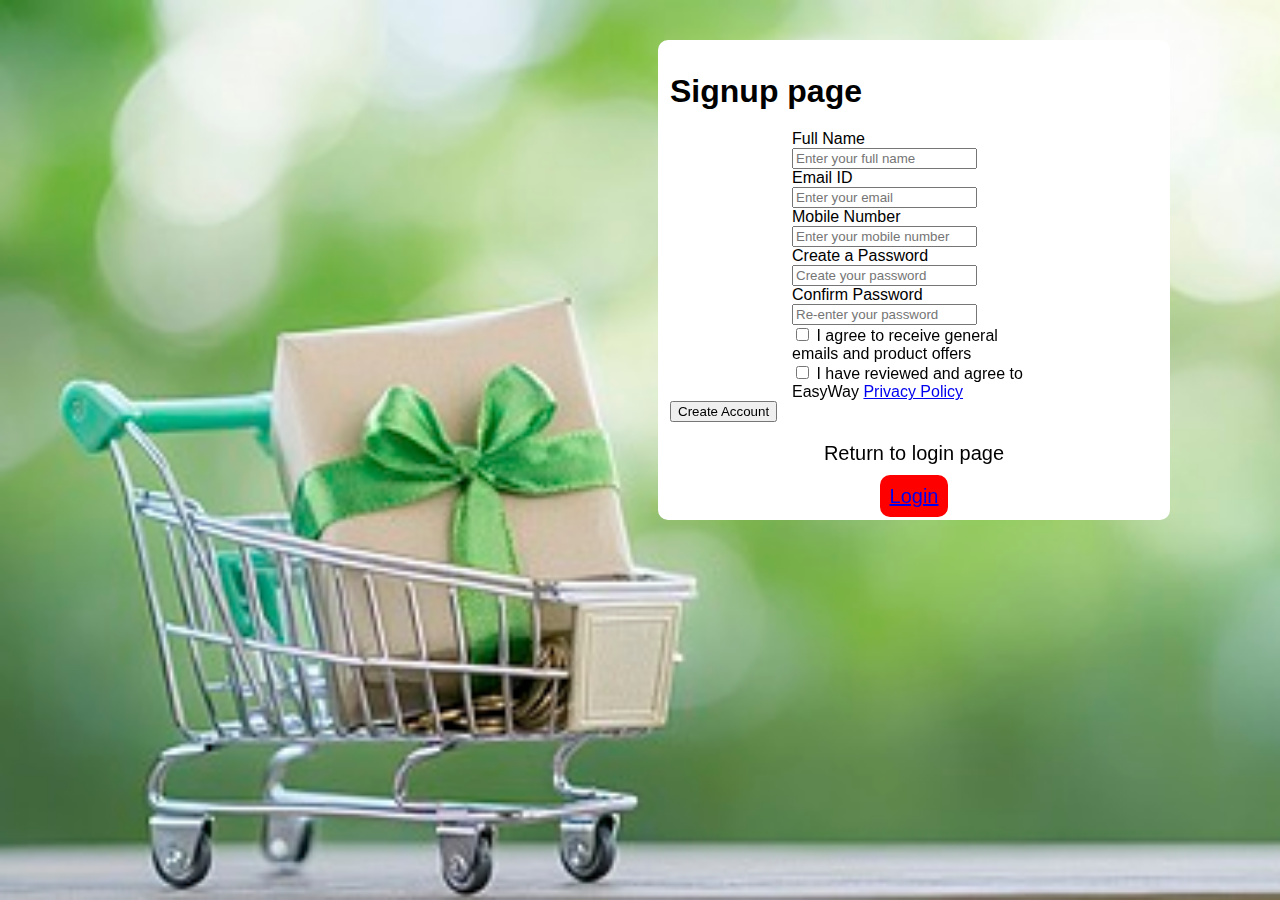
<file: signuppage.html>
<!DOCTYPE html>
<html lang="en">
<head>
    <meta charset="UTF-8">
    <meta name="viewport" content="width=device-width, initial-scale=1.0">
    <title>Document</title>
    <link href="https://cdn.jsdelivr.net/npm/bootstrap@5.0.2/dist/css/bootstrap.min.css" rel="stylesheet" integrity="sha384-EVSTQN3/azprG1Anm3QDgpJLIm9Nao0Yz1ztcQTwFspd3yD65VohhpuuCOmLASjC" crossorigin="anonymous">
    <link rel="stylesheet" href="https://cdn.jsdelivr.net/npm/bootstrap-icons@1.11.1/font/bootstrap-icons.css">
    <style>
        body{
            margin: 0;
            min-height: 100vh;
            background: linear-gradient(to bottom right, #56ab2f, #a8e063, #f5af19);
            font-family: "Segoe UI", Arial, sans-serif;
            background-image: url(assets/bgimages/signuppagebgimage.jpg);
            background-repeat: no-repeat;
            background-size:cover;
         }
        
        .formcontent{
            position: fixed;
            right: 100px;
            width: 40%;
            padding: 10px;
            overflow-y: auto;
            max-height: 100vh;
        }
        .form-content h1{
            font-weight: bolder;
            margin-bottom: 20px;
        }
        .form-content h2{
            font-weight: bold;
            margin-bottom: 30px;
        }
        @media (max-width:800px){
            .formcontent{
                margin : 30px 60px;
                padding:10px;
                overflow-y: scroll;
                width:70%;
            }
        }
         @media (max-width:500px){
            .formcontent{
                margin : 10px 10px;
                padding:10px;
                overflow-y: scroll;
                width:70%;
            }
        }
        .form-content{
            margin-top: 30px;
            border: 2px solid white;
            background-color: white;
            border-radius: 10px;
            padding: 10px;
        }
        .mb-3{
            width: 50%;
            margin: auto;
        }
        .mt-3{
            font-size: 20px;
            text-align: center;
        }
        .mt-3 a{
            background-color: red;
            padding: 10px;
            border-radius: 10px;

        }
        
        
    </style>
</head>
<body>

<!--signup page form section--> 
<section>
<div class="formcontent">
     
    <form action="/signup/" method="POST" class=" form-content" onsubmit="return submission(event)">
          <h1 class="text-center m-3">Signup page</h1>
    <div class="mb-3">
        <label for="name" class="form-label">Full Name</label>
        <input type="text" name="name" id="input1" placeholder="Enter your full name" class="form-control" required>
        <span id="msg1" class="text-danger small"></span>
    </div> 

    <div class="mb-3">
        <label for="email" class="form-label">Email ID</label>
        <input type="email" name="email" id="input2" placeholder="Enter your email" class="form-control" required>
        <span id="msg2" class="text-danger small"></span>
    </div>

    <div class="mb-3">
        <label for="mobile" class="form-label">Mobile Number</label>
        <input type="text" name="mobile" id="input3" placeholder="Enter your mobile number" class="form-control" required>
        <span id="msg3" class="text-danger small"></span>
    </div>

    <div class="mb-3">
        <label for="password" class="form-label">Create a Password</label>
        <input type="password" name="password" id="input4" placeholder="Create your password" class="form-control" required>
        <span id="msg4" class="text-danger small"></span>
    </div>

    <div class="mb-3">
        <label for="confirm_password" class="form-label">Confirm Password</label>
        <input type="password" name="confirm_password" id="input5" placeholder="Re-enter your password" class="form-control" required>
        <span id="msg5" class="text-danger small"></span>
    </div>

    <div class="mb-3">
        <input type="checkbox" id="checkbox1">
        <span>I agree to receive general emails and product offers</span><br>

        <input type="checkbox" name="terms" id="checkbox2">
        <span>I have reviewed and agree to EasyWay <a href="#">Privacy Policy</a></span>
        <span id="msg6" class="text-danger small"></span>
    </div>

    <div>
        <button type="submit" class="btn btn-success d-flex mx-auto">Create Account</button>
    </div>
     <div class="mt-3">
        <p class="larger">Return to login page </p>
        <a href="index.html#customermodal" class="text-dark text-decoration-none text-center">Login</a>
    </div>
    </form>

   
</div>
</section>  
<script>
    function submission(event) {
    let valid = true;

    // Validation references
    let name = document.getElementById('input1');
    let email = document.getElementById('input2');
    let mobile = document.getElementById('input3');
    let password = document.getElementById('input4');
    let checkbox = document.getElementById('checkbox2');

    let msg1 = document.getElementById('msg1');
    let msg2 = document.getElementById('msg2');
    let msg3 = document.getElementById('msg3');
    let msg4 = document.getElementById('msg4');
    let msg6 = document.getElementById('msg6');

    // Name
    if (name.value.trim().length < 3) {
        msg1.textContent = 'Enter a valid name';
        valid = false;
    } else {
        msg1.textContent = '';
    }

    // Email
    if (!email.value.includes('@gmail.com')) {
        msg2.textContent = 'Email must be a @gmail.com address';
        valid = false;
    } else {
        msg2.textContent = '';
    }

    // Mobile
    if (mobile.value.length !== 10 || !['7', '8', '9'].includes(mobile.value[0])) {
        msg3.textContent = 'Mobile number must start with 7, 8, or 9 and be 10 digits';
        valid = false;
    } else {
        msg3.textContent = '';
    }

    // Password
    const pwd = password.value;
    const pwdRegex = /^(?=.*[a-z])(?=.*[A-Z])(?=.*\W).{8,}$/;
    if (!pwdRegex.test(pwd)) {
        msg4.textContent = 'Password must be 8+ chars, with upper, lower, and special char';
        valid = false;
    } else {
        msg4.textContent = '';
    }

    

    // Checkbox
    if (!checkbox.checked) {
        msg6.textContent = 'You must accept the terms and conditions';
        valid = false;
    } else {
        msg6.textContent = '';
    }

    if (!valid) {
        event.preventDefault(); // Stop submission if there are errors
        alert('Please fix errors before submitting');
        return false;
    }

    return true; // Allow submission
}

</script>
</body>

</html>
</file>
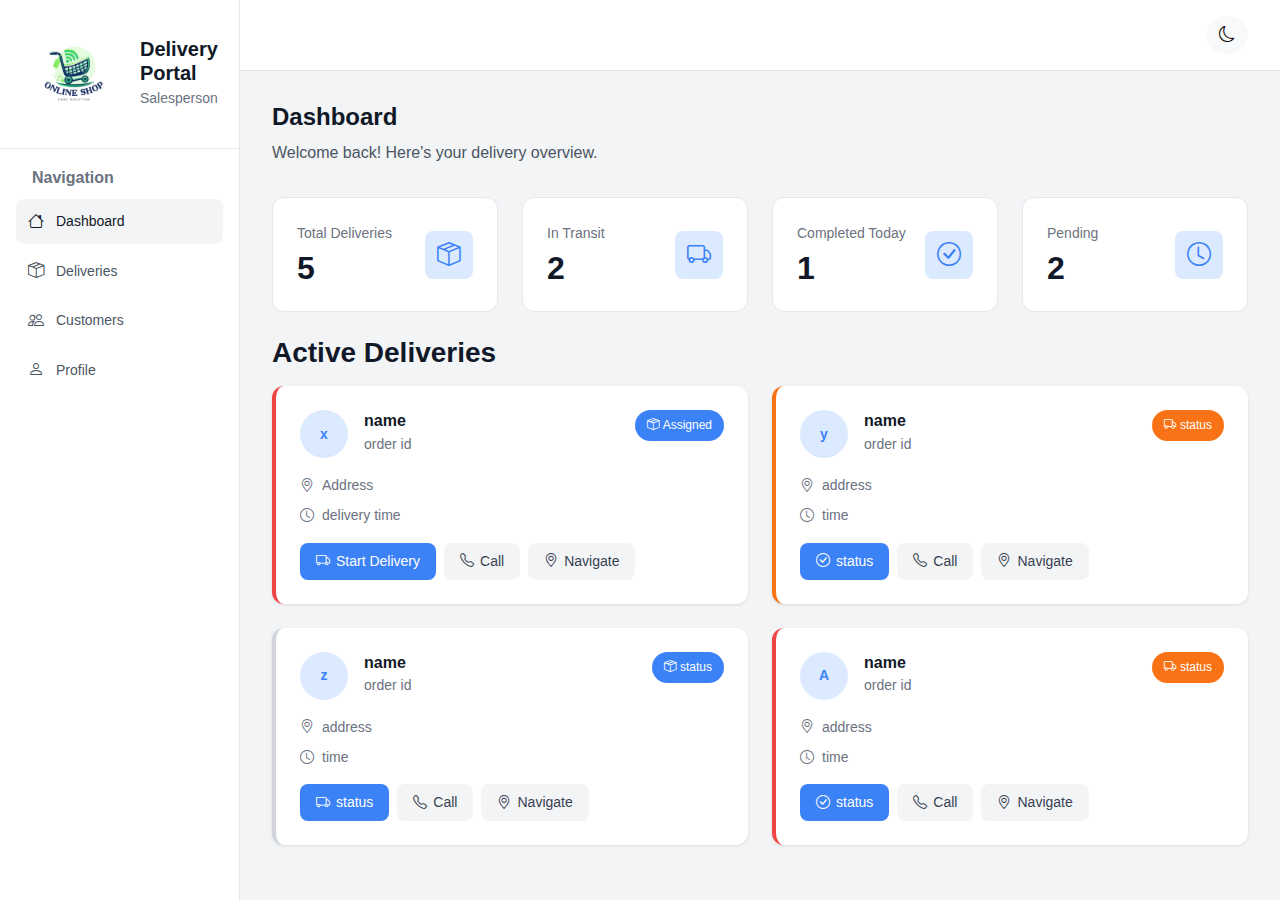
<file: salesperson/sales.html>
<!DOCTYPE html>
<html lang="en">
<head>
    <meta charset="UTF-8">
    <meta name="viewport" content="width=device-width, initial-scale=1.0">
    <title>Delivery Portal</title>
    <!-- Bootstrap CSS -->
    <link href="https://cdn.jsdelivr.net/npm/bootstrap@5.3.0/dist/css/bootstrap.min.css" rel="stylesheet">
    <!-- Bootstrap Icons -->
    <link rel="stylesheet" href="https://cdn.jsdelivr.net/npm/bootstrap-icons@1.11.0/font/bootstrap-icons.css">
    
    <link rel="stylesheet" href="../css/sales.css">
</head>
<body>
    <!-- Sidebar -->
    <div class="sidebar">
        <div class="sidebar-brand">
            <div class="d-flex align-items-center gap-3">
                <div class="brand-icon">
                    <img src="../assets/images/navbar2image.png" alt="logo" width="100px" height="100px">
                </div>
                <div>
                    <h5 class="mb-0 fw-bold">Delivery Portal</h5>
                    <small class="text-muted">Salesperson</small>
                </div>
            </div>
        </div>
        
        <nav class="sidebar-nav">
            <p class="text-muted large px-3 mb-2 fw-semibold">Navigation</p>
            <a href="#dashboard-tab" class="nav-link-custom active" onclick="showTab('dashboard-tab')">
                <i class="bi bi-house"></i>
                <span>Dashboard</span>
            </a>
            <a href="#deliveries-tab" class="nav-link-custom" onclick="showTab('deliveries-tab')">
                <i class="bi bi-box-seam"></i>
                <span>Deliveries</span>
            </a>
            <a href="#customers-tab" class="nav-link-custom" onclick="showTab('customers-tab')">
                <i class="bi bi-people"></i>
                <span>Customers</span>
            </a>
            <a href="#profile-tab" class="nav-link-custom" onclick="showTab('profile-tab')">
                <i class="bi bi-person"></i>
                <span>Profile</span>
            </a>
        </nav>
    </div>
    
    <!-- Main Content -->
    <div class="main-content">
        <!-- Top Header -->
        <div class="top-header">
            <button class="btn btn-light rounded-circle">
                <i class="bi bi-moon"></i>
            </button>
        </div>
        
        <!-- Content Area -->
        <div class="content-area">
            <!-- Dashboard Tab -->
            <div id="dashboard-tab" class="tab-content">
                <h1 class="section-title">Dashboard</h1>
                <p class="section-subtitle">Welcome back! Here's your delivery overview.</p>
                
                <div class="row g-4 mb-4">
                    <div class="col-md-6 col-lg-3">
                        <div class="stat-card">
                            <div class="d-flex justify-content-between align-items-center">
                                <div>
                                    <p class="text-muted small mb-1">Total Deliveries</p>
                                    <h2 class="mb-0 fw-bold">5</h2>
                                </div>
                                <div class="stat-icon">
                                    <i class="bi bi-box-seam fs-4"></i>
                                </div>
                            </div>
                        </div>
                    </div>
                    <div class="col-md-6 col-lg-3">
                        <div class="stat-card">
                            <div class="d-flex justify-content-between align-items-center">
                                <div>
                                    <p class="text-muted small mb-1">In Transit</p>
                                    <h2 class="mb-0 fw-bold">2</h2>
                                </div>
                                <div class="stat-icon">
                                    <i class="bi bi-truck fs-4"></i>
                                </div>
                            </div>
                        </div>
                    </div>
                    <div class="col-md-6 col-lg-3">
                        <div class="stat-card">
                            <div class="d-flex justify-content-between align-items-center">
                                <div>
                                    <p class="text-muted small mb-1">Completed Today</p>
                                    <h2 class="mb-0 fw-bold">1</h2>
                                </div>
                                <div class="stat-icon">
                                    <i class="bi bi-check-circle fs-4"></i>
                                </div>
                            </div>
                        </div>
                    </div>
                    <div class="col-md-6 col-lg-3">
                        <div class="stat-card">
                            <div class="d-flex justify-content-between align-items-center">
                                <div>
                                    <p class="text-muted small mb-1">Pending</p>
                                    <h2 class="mb-0 fw-bold">2</h2>
                                </div>
                                <div class="stat-icon">
                                    <i class="bi bi-clock fs-4"></i>
                                </div>
                            </div>
                        </div>
                    </div>
                </div>
            <!--section for action deliveries-->    
                <h3 class="fw-bold mb-3">Active Deliveries</h3>
                <div class="row g-4">
                    <div class="col-lg-6">
                        <div class="delivery-card border-left-red">
                            <div class="d-flex justify-content-between align-items-start mb-3">
                                <div class="d-flex align-items-center gap-3">
                                    <div class="avatar">x</div>
                                    <div>
                                        <h6 class="mb-0 fw-semibold">name</h6>
                                        <small class="text-muted">order id</small>
                                    </div>
                                </div>
                                <span class="status-badge status-assigned">
                                    <i class="bi bi-box-seam"></i>
                                    Assigned
                                </span>
                            </div>
                            <div class="mb-3">
                                <div class="d-flex align-items-center gap-2 text-muted small mb-2">
                                    <i class="bi bi-geo-alt"></i>
                                    <span>Address</span>
                                </div>
                                <div class="d-flex align-items-center gap-2 text-muted small">
                                    <i class="bi bi-clock"></i>
                                    <span>delivery time</span>
                                </div>
                            </div>
                            <div class="d-flex gap-2 flex-wrap">
                                <button class="btn btn-primary-custom">
                                    <i class="bi bi-truck"></i> Start Delivery
                                </button>
                                <button class="btn btn-secondary-custom">
                                    <i class="bi bi-telephone"></i> Call
                                </button>
                                <button class="btn btn-secondary-custom">
                                    <i class="bi bi-geo-alt"></i> Navigate
                                </button>
                            </div>
                        </div>
                    </div>
                    
                    <div class="col-lg-6">
                        <div class="delivery-card border-left-orange">
                            <div class="d-flex justify-content-between align-items-start mb-3">
                                <div class="d-flex align-items-center gap-3">
                                    <div class="avatar">y</div>
                                    <div>
                                        <h6 class="mb-0 fw-semibold">name</h6>
                                        <small class="text-muted">order id</small>
                                    </div>
                                </div>
                                <span class="status-badge status-transit">
                                    <i class="bi bi-truck"></i>
                                    status
                                </span>
                            </div>
                            <div class="mb-3">
                                <div class="d-flex align-items-center gap-2 text-muted small mb-2">
                                    <i class="bi bi-geo-alt"></i>
                                    <span>address</span>
                                </div>
                                <div class="d-flex align-items-center gap-2 text-muted small">
                                    <i class="bi bi-clock"></i>
                                    <span>time</span>
                                </div>
                            </div>
                            <div class="d-flex gap-2 flex-wrap">
                                <button class="btn btn-primary-custom">
                                    <i class="bi bi-check-circle"></i>status
                                </button>
                                <button class="btn btn-secondary-custom">
                                    <i class="bi bi-telephone"></i> Call
                                </button>
                                <button class="btn btn-secondary-custom">
                                    <i class="bi bi-geo-alt"></i> Navigate
                                </button>
                            </div>
                        </div>
                    </div>
                    
                    <div class="col-lg-6">
                        <div class="delivery-card border-left-gray">
                            <div class="d-flex justify-content-between align-items-start mb-3">
                                <div class="d-flex align-items-center gap-3">
                                    <div class="avatar">z</div>
                                    <div>
                                        <h6 class="mb-0 fw-semibold">name</h6>
                                        <small class="text-muted">order id</small>
                                    </div>
                                </div>
                                <span class="status-badge status-assigned">
                                    <i class="bi bi-box-seam"></i>
                                   status
                                </span>
                            </div>
                            <div class="mb-3">
                                <div class="d-flex align-items-center gap-2 text-muted small mb-2">
                                    <i class="bi bi-geo-alt"></i>
                                    <span>address</span>
                                </div>
                                <div class="d-flex align-items-center gap-2 text-muted small">
                                    <i class="bi bi-clock"></i>
                                    <span>time</span>
                                </div>
                            </div>
                            <div class="d-flex gap-2 flex-wrap">
                                <button class="btn btn-primary-custom">
                                    <i class="bi bi-truck"></i> status
                                </button>
                                <button class="btn btn-secondary-custom">
                                    <i class="bi bi-telephone"></i> Call
                                </button>
                                <button class="btn btn-secondary-custom">
                                    <i class="bi bi-geo-alt"></i> Navigate
                                </button>
                            </div>
                        </div>
                    </div>
                    
                    <div class="col-lg-6">
                        <div class="delivery-card border-left-red">
                            <div class="d-flex justify-content-between align-items-start mb-3">
                                <div class="d-flex align-items-center gap-3">
                                    <div class="avatar">A</div>
                                    <div>
                                        <h6 class="mb-0 fw-semibold">name</h6>
                                        <small class="text-muted">order id</small>
                                    </div>
                                </div>
                                <span class="status-badge status-transit">
                                    <i class="bi bi-truck"></i>
                                   status
                                </span>
                            </div>
                            <div class="mb-3">
                                <div class="d-flex align-items-center gap-2 text-muted small mb-2">
                                    <i class="bi bi-geo-alt"></i>
                                    <span>address</span>
                                </div>
                                <div class="d-flex align-items-center gap-2 text-muted small">
                                    <i class="bi bi-clock"></i>
                                    <span>time</span>
                                </div>
                            </div>
                            <div class="d-flex gap-2 flex-wrap">
                                <button class="btn btn-primary-custom">
                                    <i class="bi bi-check-circle"></i>status
                                </button>
                                <button class="btn btn-secondary-custom">
                                    <i class="bi bi-telephone"></i> Call
                                </button>
                                <button class="btn btn-secondary-custom">
                                    <i class="bi bi-geo-alt"></i> Navigate
                                </button>
                            </div>
                        </div>
                    </div>
                </div>
            </div>
            
            <!-- Deliveries Tab -->
            <div id="deliveries-tab" class="tab-content " style="display: none;">
                <h1 class="section-title">Deliveries</h1>
                <p class="section-subtitle">Manage and track all your delivery assignments</p>
                
                <div class="mb-4">
                    <div class="input-group">
                        <span class="input-group-text bg-white border-end-0">
                            <i class="bi bi-search text-muted"></i>
                        </span>
                        <input type="text" class="form-control border-start-0" placeholder="Search by order ID or customer...">
                    </div>
                </div>
                
                <div class="d-flex gap-2 mb-4 overflow-auto pb-2">
                    <button class="filter-btn active">All 5</button>
                    <button class="filter-btn">Assigned 2</button>
                    <button class="filter-btn">In Transit 2</button>
                    <button class="filter-btn">Delivered 1</button>
                    <button class="filter-btn">Failed</button>
                </div>
                
                <div class="row g-4">
                    <!-- Same delivery cards as dashboard -->
                    <div class="col-lg-6">
                        <div class="delivery-card border-left-red">
                            <div class="d-flex justify-content-between align-items-start mb-3">
                                <div class="d-flex align-items-center gap-3">
                                    <div class="avatar">A</div>
                                    <div>
                                        <h6 class="mb-0 fw-semibold">name</h6>
                                        <small class="text-muted">order ID</small>
                                    </div>
                                </div>
                                <span class="status-badge status-assigned">
                                    <i class="bi bi-box-seam"></i>
                                    Assigned
                                </span>
                            </div>
                            <div class="mb-3">
                                <div class="d-flex align-items-center gap-2 text-muted small mb-2">
                                    <i class="bi bi-geo-alt"></i>
                                    <span>ADDRESS</span>
                                </div>
                                <div class="d-flex align-items-center gap-2 text-muted small">
                                    <i class="bi bi-clock"></i>
                                    <span>time</span>
                                </div>
                            </div>
                            <div class="d-flex gap-2 flex-wrap">
                                <button class="btn btn-primary-custom">
                                    <i class="bi bi-truck"></i> Start Delivery
                                </button>
                                <button class="btn btn-secondary-custom">
                                    <i class="bi bi-telephone"></i> Call
                                </button>
                                <button class="btn btn-secondary-custom">
                                    <i class="bi bi-geo-alt"></i> Navigate
                                </button>
                            </div>
                        </div>
                    </div>
                    <!-- Add more delivery cards here -->
                </div>
            </div>
            
            <!-- Customers Tab -->
            <div id="customers-tab" class="tab-content" style="display: none;">
                <h1 class="section-title">Customers</h1>
                <p class="section-subtitle">View and manage your customer information</p>
                
                <div class="mb-4">
                    <div class="input-group">
                        <span class="input-group-text bg-white border-end-0">
                            <i class="bi bi-search text-muted"></i>
                        </span>
                        <input type="text" class="form-control border-start-0" placeholder="Search customers...">
                    </div>
                </div>
                
                <div class="row g-4">
                    <div class="col-lg-4 col-md-6">
                        <div class="customer-card">
                            <div class="d-flex align-items-center gap-3 mb-3">
                                <div class="avatar">X</div>
                                <h6 class="mb-0 fw-semibold">name</h6>
                            </div>
                            <div class="mb-3">
                                <div class="d-flex align-items-center gap-2 text-muted small mb-2">
                                    <i class="bi bi-envelope"></i>
                                    <span>customer email</span>
                                </div>
                                <div class="d-flex align-items-center gap-2 text-muted small mb-2">
                                    <i class="bi bi-telephone"></i>
                                    <span>phone no</span>
                                </div>
                                <div class="d-flex align-items-center gap-2 text-muted small">
                                    <i class="bi bi-geo-alt"></i>
                                    <span>address</span>
                                </div>
                            </div>
                            <div class="d-flex justify-content-between align-items-center py-3 border-top mb-3">
                                <div class="d-flex align-items-center gap-2 text-muted small">
                                    <i class="bi bi-box-seam"></i>
                                    <span>Total Orders</span>
                                </div>
                                <span class="fw-semibold">0</span>
                            </div>
                            <div class="d-flex gap-2">
                                <button class="btn btn-primary-custom flex-fill">
                                    <i class="bi bi-telephone"></i> Call
                                </button>
                                <button class="btn btn-secondary-custom">
                                    <i class="bi bi-envelope"></i>
                                </button>
                                <button class="btn btn-secondary-custom">
                                    <i class="bi bi-geo-alt"></i>
                                </button>
                            </div>
                        </div>
                    </div>
                    <!-- Add more customer cards here -->
                </div>
            </div>
            
            <!-- Profile Tab -->
            <div id="profile-tab" class="tab-content" style="display: none;">
                <h1 class="section-title">Profile</h1>
                <p class="section-subtitle">Your account information and performance stats</p>
                
                <div class="row g-4">
                    <div class="col-lg-6">
                        <div class="profile-card">
                            <h4 class="fw-bold mb-4">Personal Information</h4>
                            <div class="text-center mb-4">
                                <div class="avatar avatar-lg mx-auto mb-3">
                                    X
                                </div>
                                <h5 class="fw-semibold mb-2">salesperson name</h5>
                                <span class="badge bg-primary mb-2">Active</span>
                                <p class="text-muted small">username</p>
                            </div>
                            <div class="mb-4">
                                <div class="d-flex align-items-center gap-3 text-muted mb-3">
                                    <i class="bi bi-envelope fs-5"></i>
                                    <span>His email id</span>
                                </div>
                                <div class="d-flex align-items-center gap-3 text-muted">
                                    <i class="bi bi-telephone fs-5"></i>
                                    <span>phone no</span>
                                </div>
                            </div>
                            <button class="btn btn-outline-secondary w-100">
                                <i class="bi bi-box-arrow-right"></i><a href="../index.html"> Logout</a>
                            </button>
                        </div>
                    </div>
                    
                    <div class="col-lg-6">
                        <div class="profile-card">
                            <h4 class="fw-bold mb-4">Performance Overview</h4>
                            <div class="row text-center mb-4">
                                <div class="col-4">
                                    <i class="bi bi-box-seam text-primary fs-2 mb-2"></i>
                                    <h3 class="fw-bold mb-1">5</h3>
                                    <p class="small text-muted mb-1">Total Deliveries</p>
                                    <small class="text-primary">All time</small>
                                </div>
                                <div class="col-4">
                                    <div class="text-success fs-2 mb-2">*</div>
                                    <h3 class="fw-bold mb-1">20%</h3>
                                    <p class="small text-muted mb-1">Success Rate</p>
                                    <small class="text-success">1 completed</small>
                                </div>
                                <div class="col-4">
                                    <div class="fs-2 mb-2">⭐</div>
                                    <h3 class="fw-bold mb-1">5</h3>
                                    <p class="small text-muted mb-1">Avg. Rating</p>
                                    <small class="text-primary">From customers</small>
                                </div>
                            </div>
                            <div class="border-top pt-4">
                                <h5 class="fw-semibold mb-3">Current Status</h5>
                                <div class="d-flex justify-content-between mb-3">
                                    <span class="text-muted">Completed</span>
                                    <span class="fw-semibold">1 deliveries</span>
                                </div>
                                <div class="d-flex justify-content-between mb-3">
                                    <span class="text-muted">In Progress</span>
                                    <span class="fw-semibold">2 deliveries</span>
                                </div>
                                <div class="d-flex justify-content-between">
                                    <span class="text-muted">Average per day</span>
                                    <span class="fw-semibold">how many deliveries per day</span>
                                </div>
                            </div>
                        </div>
                    </div>
                </div>
            </div>
        </div>
    </div>
    <script>
         function showTab(sectionClass) {
  // Hide all sections first
  document.querySelectorAll('.tab-content')
    .forEach(sec => sec.style.display = 'none');

  // Show only the selected section
  document.getElementById(sectionClass).style.display = 'block';
}

  
    </script>
     <script src="https://cdn.jsdelivr.net/npm/bootstrap@5.0.2/dist/js/bootstrap.bundle.min.js"></script>

</body>
</html>
</file>
<file: css/sales.css>
/* delivery-portal.css */

:root {
    --primary-color: #3b82f6;
    --primary-hover: #2563eb;
    --primary-light: #dbeafe;
    --success-color: #10b981;
    --warning-color: #f97316;
    --danger-color: #ef4444;
    --gray-50: #f9fafb;
    --gray-100: #f3f4f6;
    --gray-200: #e5e7eb;
    --gray-300: #d1d5db;
    --gray-400: #9ca3af;
    --gray-500: #6b7280;
    --gray-600: #4b5563;
    --gray-700: #374151;
    --gray-800: #1f2937;
    --gray-900: #111827;
}

* {
    margin: 0;
    padding: 0;
    box-sizing: border-box;
}

body {
    background-color: var(--gray-100);
    font-family: -apple-system, BlinkMacSystemFont, 'Segoe UI', Roboto, 'Helvetica Neue', Arial, sans-serif;
    color: var(--gray-900);
    line-height: 1.6;
}

/* Sidebar Styles */
.sidebar {
    width: 240px;
    height: 100vh;
    position: fixed;
    top: 0;
    left: 0;
    background: white;
    border-right: 1px solid var(--gray-200);
    overflow-y: auto;
    z-index: 1000;
}

.sidebar-brand {
    padding: 1.5rem;
    border-bottom: 1px solid var(--gray-200);
}

.brand-icon {
    display: flex;
    align-items: center;
    justify-content: center;
    flex-shrink: 0;
}

.sidebar-nav {
    padding: 1rem;
}

.nav-section-title {
    font-size: 0.75rem;
    font-weight: 600;
    color: var(--gray-500);
    text-transform: uppercase;
    letter-spacing: 0.5px;
    padding: 0 0.75rem;
    margin-bottom: 0.5rem;
}

.nav-link-custom {
    display: flex;
    align-items: center;
    gap: 12px;
    padding: 10px 12px;
    border-radius: 8px;
    color: var(--gray-600);
    text-decoration: none;
    font-weight: 500;
    font-size: 0.875rem;
    transition: all 0.2s ease;
    margin-bottom: 4px;
    cursor: pointer;
}

.nav-link-custom:hover {
    background: var(--gray-50);
    color: var(--gray-900);
}

.nav-link-custom.active {
    background: var(--gray-100);
    color: var(--gray-900);
}

.nav-link-custom i {
    font-size: 1rem;
}

/* Main Content Area */
.main-content {
    margin-left: 240px;
    min-height: 100vh;
}

.top-header {
    background: white;
    border-bottom: 1px solid var(--gray-200);
    padding: 1rem 2rem;
    display: flex;
    justify-content: flex-end;
    align-items: center;
    position: sticky;
    top: 0;
    z-index: 100;
}

.content-area {
    padding: 2rem;
}

/* Tab Content */
.tab-content {
    animation: fadeIn 0.3s ease;
}

@keyframes fadeIn {
    from {
        opacity: 0;
        transform: translateY(10px);
    }
    to {
        opacity: 1;
        transform: translateY(0);
    }
}

/* Section Headers */
.section-title {
    font-size:24px;
    font-weight: 700;
    color: var(--gray-900);
    margin-bottom:8 px;
}

.section-subtitle {
    color: var(--gray-600);
    margin-bottom:32px;
    font-size:16px;
}

/* Stat Cards */
.stat-card {
    background: white;
    border: 1px solid var(--gray-200);
    border-radius: 12px;
    padding:24px;
    transition: all 0.3s ease;
}

.stat-card:hover {
    box-shadow: 0 4px 12px rgba(0, 0, 0, 0.08);
    transform: translateY(-2px);
}

.stat-icon {
    width: 48px;
    height: 48px;
    background: var(--primary-light);
    border-radius: 8px;
    display: flex;
    align-items: center;
    justify-content: center;
    color: var(--primary-color);
    flex-shrink: 0;
}

/* Delivery Cards */
.delivery-card {
    background: white;
    border-radius: 12px;
    padding:24px;
    box-shadow: 0 1px 3px rgba(0, 0, 0, 0.1);
    transition: all 0.3s ease;
}

.delivery-card:hover {
    box-shadow: 0 4px 12px rgba(0, 0, 0, 0.1);
}

.delivery-card.border-left-red {
    border-left: 4px solid var(--danger-color);
}

.delivery-card.border-left-orange {
    border-left: 4px solid var(--warning-color);
}

.delivery-card.border-left-gray {
    border-left: 4px solid var(--gray-300);
}

/* Avatar Styles */
.avatar {
    width: 48px;
    height: 48px;
    background: var(--primary-light);
    border-radius: 50%;
    display: flex;
    align-items: center;
    justify-content: center;
    color: var(--primary-color);
    font-weight: 600;
    font-size:14px;
    flex-shrink: 0;
}

.avatar-lg {
    width: 96px;
    height: 96px;
    font-size: 24px;
}

/* Status Badges */
.status-badge {
    padding: 6px 12px;
    border-radius: 20px;
    font-size: 0.75rem;
    font-weight: 500;
    display: inline-flex;
    align-items: center;
    gap: 4px;
    white-space: nowrap;
}

.status-assigned {
    background: var(--primary-color);
    color: white;
}

.status-transit {
    background: var(--warning-color);
    color: white;
}

.status-delivered {
    background: var(--success-color);
    color: white;
}

/* Buttons */
.btn-primary-custom {
    background: var(--primary-color);
    border: none;
    color: white;
    padding: 8px 16px;
    border-radius: 8px;
    font-size: 0.875rem;
    font-weight: 500;
    transition: all 0.2s ease;
    cursor: pointer;
    display: inline-flex;
    align-items: center;
    gap: 6px;
}

.btn-primary-custom:hover {
    background: var(--primary-hover);
    transform: translateY(-1px);
    box-shadow: 0 4px 12px rgba(59, 130, 246, 0.3);
}

.btn-primary-custom:active {
    transform: translateY(0);
}

.btn-secondary-custom {
    background: var(--gray-100);
    border: none;
    color: var(--gray-700);
    padding: 8px 16px;
    border-radius: 8px;
    font-size: 0.875rem;
    font-weight: 500;
    transition: all 0.2s ease;
    cursor: pointer;
    display: inline-flex;
    align-items: center;
    gap: 6px;
}

.btn-secondary-custom:hover {
    background: var(--gray-200);
}

/* Customer Cards */
.customer-card {
    background: var(--gray-50);
    border-radius: 12px;
    padding: 1.5rem;
    transition: all 0.3s ease;
}

.customer-card:hover {
    background: white;
    box-shadow: 0 4px 12px rgba(0, 0, 0, 0.08);
}

/* Filter Buttons */
.filter-btn {
    padding: 8px 16px;
    border-radius: 8px;
    font-size: 0.875rem;
    font-weight: 500;
    border: 1px solid var(--gray-200);
    background: white;
    color: var(--gray-700);
    transition: all 0.2s ease;
    cursor: pointer;
    white-space: nowrap;
}

.filter-btn.active {
    background: var(--primary-color);
    color: white;
    border-color: var(--primary-color);
}

.filter-btn:hover:not(.active) {
    background: var(--gray-50);
    border-color: var(--gray-300);
}

/* Profile Cards */
.profile-card {
    background: var(--gray-50);
    border-radius: 12px;
    padding: 2rem;
}

/* Search Input */
.input-group {
    position: relative;
    display: flex;
    align-items: stretch;
    width: 100%;
}

.input-group-text {
    display: flex;
    align-items: center;
    padding: 0.5rem 1rem;
    font-size: 1rem;
    font-weight: 400;
    line-height: 1.5;
    color: var(--gray-500);
    text-align: center;
    white-space: nowrap;
    background-color: white;
    border: 1px solid var(--gray-300);
    border-radius: 8px 0 0 8px;
}

.input-group-text.border-end-0 {
    border-right: none;
}

.form-control {
    display: block;
    width: 100%;
    padding: 0.75rem 1rem;
    font-size: 0.875rem;
    font-weight: 400;
    line-height: 1.5;
    color: var(--gray-900);
    background-color: white;
    background-clip: padding-box;
    border: 1px solid var(--gray-300);
    border-radius: 8px;
    transition: border-color 0.15s ease-in-out, box-shadow 0.15s ease-in-out;
}

.form-control.border-start-0 {
    border-left: none;
    border-radius: 0 8px 8px 0;
}

.form-control:focus {
    outline: none;
    border-color: var(--primary-color);
    box-shadow: 0 0 0 3px rgba(59, 130, 246, 0.1);
}

.form-control::placeholder {
    color: var(--gray-400);
}

/* Utility Classes */
.text-muted {
    color: var(--gray-500) !important;
}

.text-primary {
    color: var(--primary-color) !important;
}

.text-success {
    color: var(--success-color) !important;
}

.fw-bold {
    font-weight: 700;
}

.fw-semibold {
    font-weight: 600;
}

.small {
    font-size: 0.875rem;
}

.border-top {
    border-top: 1px solid var(--gray-200) !important;
}

.rounded-circle {
    border-radius: 50% !important;
}

/* Badge */
.badge {
    display: inline-block;
    padding: 0.35em 0.65em;
    font-size: 0.75em;
    font-weight: 600;
    line-height: 1;
    color: #fff;
    text-align: center;
    white-space: nowrap;
    vertical-align: baseline;
    border-radius: 0.375rem;
}

.badge.bg-primary {
    background-color: var(--primary-color) !important;
}

/* Outline Button */
.btn-outline-secondary {
    color: var(--gray-700);
    border: 1px solid var(--gray-300);
    background: white;
    padding: 0.75rem 1rem;
    border-radius: 8px;
    font-weight: 500;
    transition: all 0.2s ease;
    cursor: pointer;
    display: inline-flex;
    align-items: center;
    justify-content: center;
    gap: 8px;
}

.btn-outline-secondary:hover {
    background: var(--gray-50);
    border-color: var(--gray-400);
}

/* Responsive Design */
@media (max-width: 992px) {
    .content-area {
        padding: 1.5rem;
    }
}

@media (max-width: 768px) {
    .sidebar {
        transform: translateX(-100%);
        transition: transform 0.3s ease;
    }
    
    .sidebar.show {
        transform: translateX(0);
    }
    
    .main-content {
        margin-left: 0;
    }
    
    .content-area {
        padding: 1rem;
    }
    
    .section-title {
        font-size: 1.5rem;
    }
    
    .top-header {
        padding: 1rem;
    }
}

@media (max-width: 576px) {
    .stat-card {
        padding: 1rem;
    }
    
    .delivery-card,
    .customer-card,
    .profile-card {
        padding: 1rem;
    }
    
    .avatar {
        width: 40px;
        height: 40px;
        font-size: 0.75rem;
    }
}

/* Scrollbar Styling */
.sidebar::-webkit-scrollbar {
    width: 6px;
}

.sidebar::-webkit-scrollbar-track {
    background: var(--gray-50);
}

.sidebar::-webkit-scrollbar-thumb {
    background: var(--gray-300);
    border-radius: 3px;
}

.sidebar::-webkit-scrollbar-thumb:hover {
    background: var(--gray-400);
}

/* Print Styles */
@media print {
    .sidebar,
    .top-header,
    .btn-primary-custom,
    .btn-secondary-custom,
    .filter-btn {
        display: none;
    }
    
    .main-content {
        margin-left: 0;
    }
}
</file>
